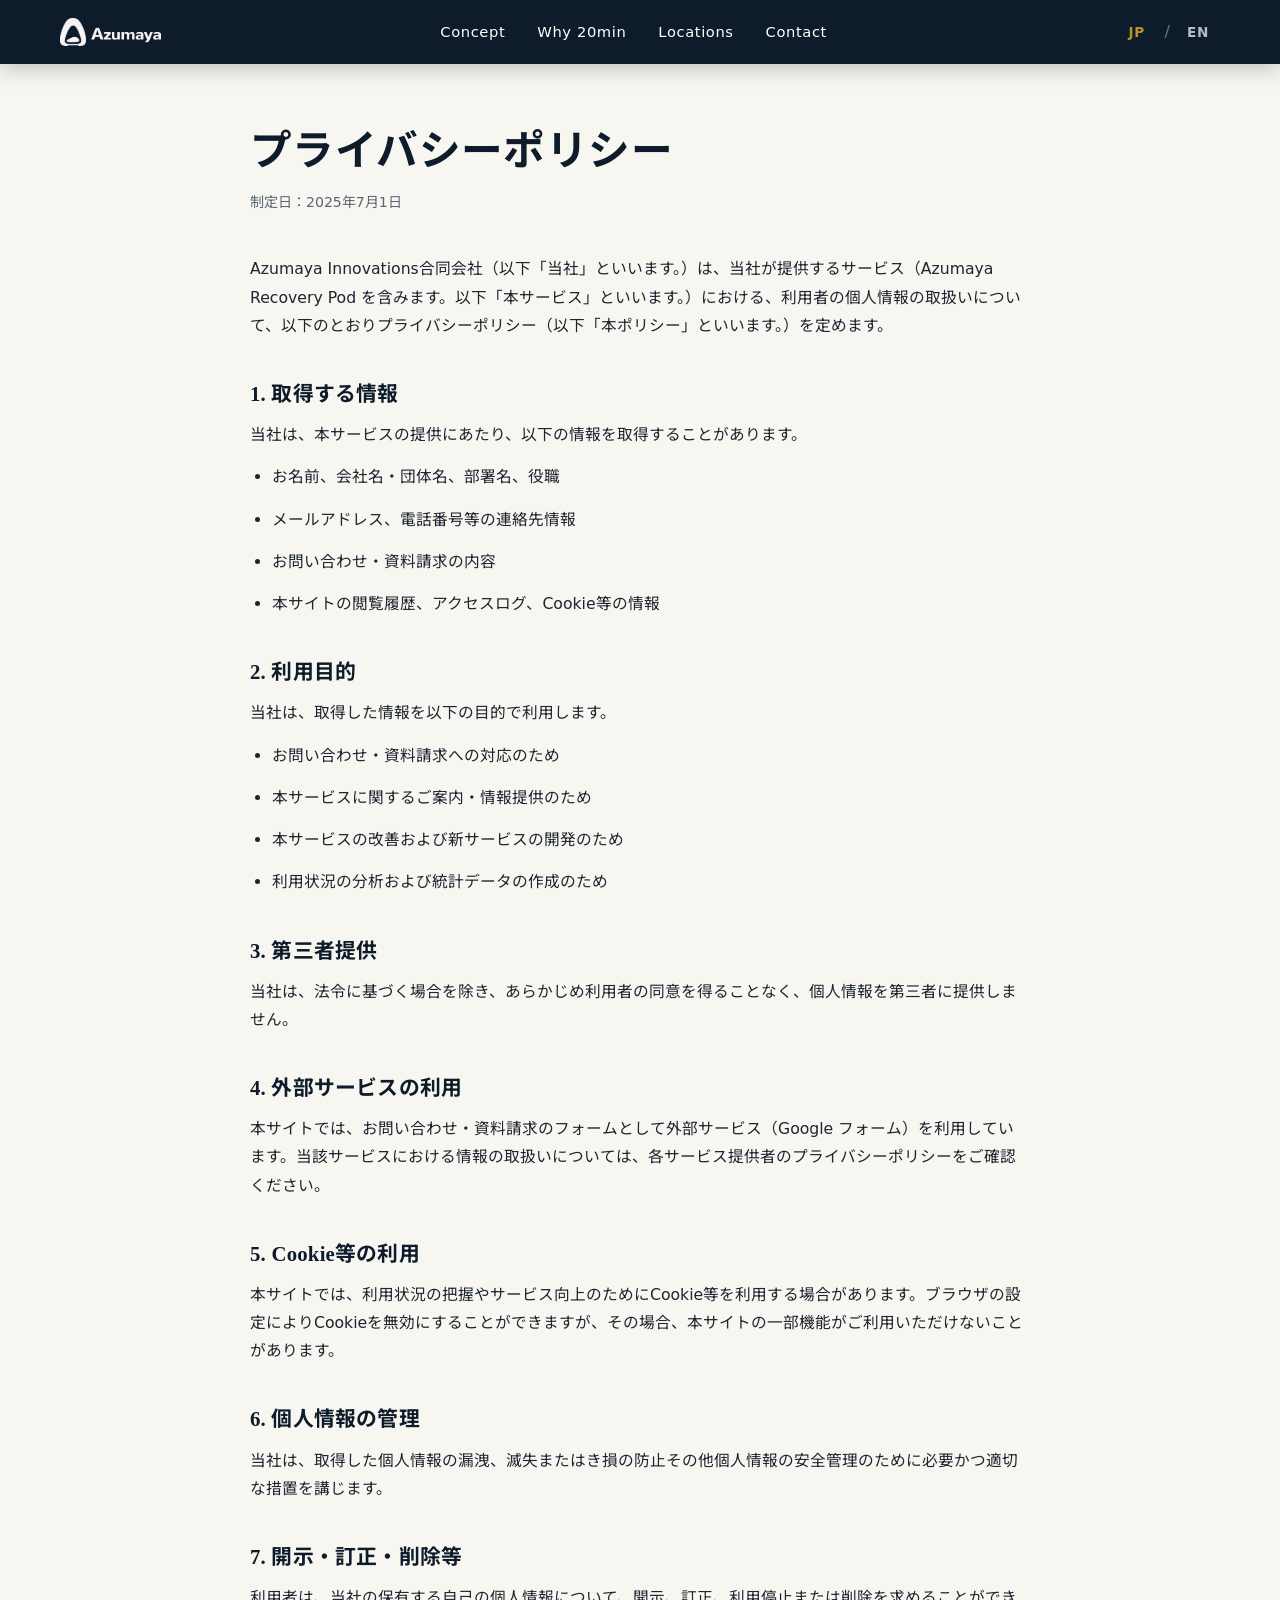
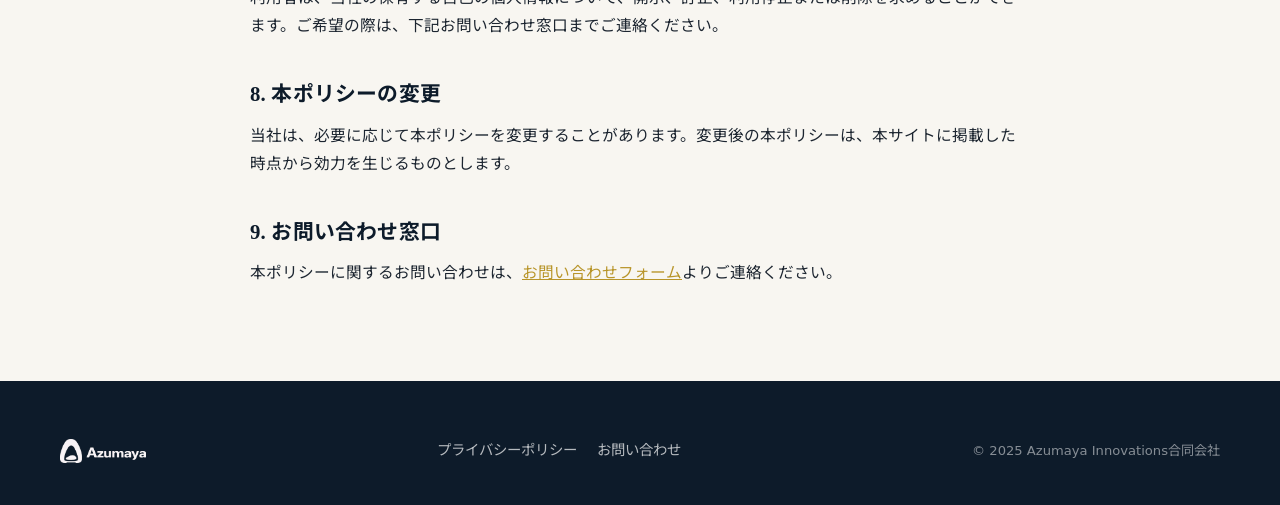
<file: privacy-policy.html>
<!DOCTYPE html>
<html lang="ja">
<head>
  <meta charset="UTF-8" />
  <meta name="viewport" content="width=device-width, initial-scale=1.0" />
  <title>プライバシーポリシー ｜ Azumaya Recovery Pod</title>
  <meta name="description" content="Azumaya Innovations合同会社 のプライバシーポリシー。" />
  <meta name="robots" content="noindex" />

  <link rel="preconnect" href="https://fonts.googleapis.com" />
  <link rel="preconnect" href="https://fonts.gstatic.com" crossorigin />
  <link href="https://fonts.googleapis.com/css2?family=Noto+Sans+JP:wght@400;500;700&display=swap" rel="stylesheet" />

  <link rel="stylesheet" href="css/style.css?v=6" />
</head>
<body>

  <!-- ================= Navigation ================= -->
  <header class="nav nav--solid" id="nav">
    <div class="nav__inner">
      <a href="index.html" class="nav__logo">
        <img src="images/logo.png" alt="Azumaya" height="28" />
      </a>

      <nav class="nav__menu" aria-label="メインメニュー">
        <a href="index.html#concept">Concept</a>
        <a href="index.html#why">Why 20min</a>
        <a href="index.html#locations">Locations</a>
        <a href="index.html#cta">Contact</a>
      </nav>

      <div class="nav__lang" aria-label="言語切替">
        <a href="index.html" class="is-active" lang="ja">JP</a>
        <span aria-hidden="true">/</span>
        <a href="en/index.html" lang="en">EN</a>
      </div>

      <button class="nav__toggle" id="navToggle" aria-label="メニューを開く" aria-expanded="false" aria-controls="navDrawer">
        <span></span><span></span><span></span>
      </button>
    </div>
  </header>

  <!-- Mobile drawer -->
  <div class="nav__drawer" id="navDrawer">
    <ul>
      <li><a href="index.html#concept">Concept</a></li>
      <li><a href="index.html#why">Why 20min</a></li>
      <li><a href="index.html#locations">Locations</a></li>
      <li><a href="index.html#cta">Contact</a></li>
    </ul>
  </div>

  <!-- ================= Legal content ================= -->
  <main class="legal">
    <div class="container" style="max-width: 820px;">
      <h1>プライバシーポリシー</h1>
      <p class="legal__updated">制定日：2025年7月1日</p>

      <p>Azumaya Innovations合同会社（以下「当社」といいます。）は、当社が提供するサービス（Azumaya Recovery Pod を含みます。以下「本サービス」といいます。）における、利用者の個人情報の取扱いについて、以下のとおりプライバシーポリシー（以下「本ポリシー」といいます。）を定めます。</p>

      <h2>1. 取得する情報</h2>
      <p>当社は、本サービスの提供にあたり、以下の情報を取得することがあります。</p>
      <ul>
        <li>お名前、会社名・団体名、部署名、役職</li>
        <li>メールアドレス、電話番号等の連絡先情報</li>
        <li>お問い合わせ・資料請求の内容</li>
        <li>本サイトの閲覧履歴、アクセスログ、Cookie等の情報</li>
      </ul>

      <h2>2. 利用目的</h2>
      <p>当社は、取得した情報を以下の目的で利用します。</p>
      <ul>
        <li>お問い合わせ・資料請求への対応のため</li>
        <li>本サービスに関するご案内・情報提供のため</li>
        <li>本サービスの改善および新サービスの開発のため</li>
        <li>利用状況の分析および統計データの作成のため</li>
      </ul>

      <h2>3. 第三者提供</h2>
      <p>当社は、法令に基づく場合を除き、あらかじめ利用者の同意を得ることなく、個人情報を第三者に提供しません。</p>

      <h2>4. 外部サービスの利用</h2>
      <p>本サイトでは、お問い合わせ・資料請求のフォームとして外部サービス（Google フォーム）を利用しています。当該サービスにおける情報の取扱いについては、各サービス提供者のプライバシーポリシーをご確認ください。</p>

      <h2>5. Cookie等の利用</h2>
      <p>本サイトでは、利用状況の把握やサービス向上のためにCookie等を利用する場合があります。ブラウザの設定によりCookieを無効にすることができますが、その場合、本サイトの一部機能がご利用いただけないことがあります。</p>

      <h2>6. 個人情報の管理</h2>
      <p>当社は、取得した個人情報の漏洩、滅失またはき損の防止その他個人情報の安全管理のために必要かつ適切な措置を講じます。</p>

      <h2>7. 開示・訂正・削除等</h2>
      <p>利用者は、当社の保有する自己の個人情報について、開示、訂正、利用停止または削除を求めることができます。ご希望の際は、下記お問い合わせ窓口までご連絡ください。</p>

      <h2>8. 本ポリシーの変更</h2>
      <p>当社は、必要に応じて本ポリシーを変更することがあります。変更後の本ポリシーは、本サイトに掲載した時点から効力を生じるものとします。</p>

      <h2>9. お問い合わせ窓口</h2>
      <p>本ポリシーに関するお問い合わせは、<a href="https://forms.gle/HsSoGKHqhkhACeSGA" target="_blank" rel="noopener">お問い合わせフォーム</a>よりご連絡ください。</p>
    </div>
  </main>

  <!-- ================= Footer ================= -->
  <footer class="footer">
    <div class="container footer__inner">
      <span class="footer__logo"><img src="images/logo.png" alt="Azumaya" height="24" /></span>
      <nav class="footer__links" aria-label="フッターメニュー">
        <a href="privacy-policy.html">プライバシーポリシー</a>
        <a href="https://forms.gle/HsSoGKHqhkhACeSGA" target="_blank" rel="noopener">お問い合わせ</a>
      </nav>
      <p class="footer__copy">© 2025 Azumaya Innovations合同会社</p>
    </div>
  </footer>

  <script src="js/main.js?v=2"></script>
</body>
</html>
</file>
<file: css/style.css>
/* =========================================================
   Azumaya Recovery Pod — style.css
   Mobile-first / Responsive (320px〜)
   Breakpoints: 768px (tablet), 1200px (desktop)
   ========================================================= */

/* ----- Design Tokens ----- */
:root {
  --color-bg: #F8F6F1;      /* off-white base */
  --color-surface: #FFFFFF; /* cards */
  --color-navy: #0D1B2A;    /* main */
  --color-gold: #B8952A;    /* accent */
  --color-text: #1C2530;
  --color-text-muted: #5A6675;
  --color-border: #E5E0D6;

  --font-heading: Georgia, 'Times New Roman', 'Noto Sans JP', serif;
  --font-body: Calibri, system-ui, -apple-system, 'Noto Sans JP', sans-serif;

  --maxw: 1200px;
  --gutter: 20px;

  --nav-h: 64px;

  --radius: 14px;
  --shadow: 0 10px 30px rgba(13, 27, 42, 0.08);
  --shadow-hover: 0 16px 40px rgba(13, 27, 42, 0.14);
  --transition: 0.4s cubic-bezier(0.22, 1, 0.36, 1);
}

/* ----- Reset ----- */
*,
*::before,
*::after {
  box-sizing: border-box;
  margin: 0;
  padding: 0;
}

html {
  scroll-behavior: smooth;
  -webkit-text-size-adjust: 100%;
}

body {
  font-family: var(--font-body);
  color: var(--color-text);
  background-color: var(--color-bg);
  line-height: 1.8;
  font-size: 16px;
  overflow-x: hidden;
}

img {
  max-width: 100%;
  height: auto;
  display: block;
}

a {
  color: inherit;
  text-decoration: none;
}

h1, h2, h3, h4 {
  font-family: var(--font-heading);
  font-weight: 700;
  line-height: 1.3;
  letter-spacing: 0.01em;
}

/* ----- Layout helpers ----- */
.container {
  width: 100%;
  max-width: var(--maxw);
  margin: 0 auto;
  padding: 0 var(--gutter);
}

.section {
  padding: 72px 0;
}

.section__lead {
  color: var(--color-text-muted);
  max-width: 620px;
  margin: 0 auto;
}

.text-center {
  text-align: center;
}

.eyebrow {
  display: inline-block;
  font-family: var(--font-body);
  font-size: 0.75rem;
  letter-spacing: 0.22em;
  text-transform: uppercase;
  color: var(--color-gold);
  font-weight: 700;
  margin-bottom: 16px;
}

.section__title {
  font-size: clamp(1.6rem, 5vw, 2.6rem);
  color: var(--color-navy);
  margin-bottom: 20px;
}

/* ----- Buttons ----- */
.btn {
  display: inline-flex;
  align-items: center;
  justify-content: center;
  gap: 8px;
  min-height: 44px;
  padding: 14px 32px;
  font-family: var(--font-body);
  font-size: 1rem;
  font-weight: 700;
  letter-spacing: 0.03em;
  border-radius: 999px;
  cursor: pointer;
  border: none;
  position: relative;
  overflow: hidden;
  transition: transform var(--transition), box-shadow var(--transition), background-color var(--transition);
}

/* Soft light ripple that blooms from the center on press */
.btn::after {
  content: '';
  position: absolute;
  left: 50%;
  top: 50%;
  width: 12px;
  height: 12px;
  border-radius: 50%;
  background: rgba(255, 255, 255, 0.55);
  transform: translate(-50%, -50%) scale(0);
  opacity: 0;
  pointer-events: none;
}

.btn--gold {
  background-color: var(--color-gold);
  color: #fff;
  box-shadow: 0 8px 24px rgba(184, 149, 42, 0.35);
}

.btn--gold:hover {
  transform: translateY(-3px);
  box-shadow: 0 14px 32px rgba(184, 149, 42, 0.45);
}

/* While held down: gently sink in */
.btn:active {
  transform: scale(0.96);
  transition-duration: 0.08s;
}

/* On press (JS toggles .btn--press): soft springy "pop" + ripple */
.btn--press {
  animation: btnPop 0.5s cubic-bezier(0.34, 1.56, 0.64, 1);
}

.btn--press::after {
  animation: btnRipple 0.6s ease-out;
}

@keyframes btnPop {
  0%   { transform: scale(0.94); }
  45%  { transform: scale(1.05); box-shadow: 0 22px 46px rgba(184, 149, 42, 0.55); }
  100% { transform: scale(1); }
}

@keyframes btnRipple {
  0%   { transform: translate(-50%, -50%) scale(0);  opacity: 0.5; }
  100% { transform: translate(-50%, -50%) scale(34); opacity: 0; }
}

/* =========================================================
   Navigation
   ========================================================= */
.nav {
  position: fixed;
  top: 0;
  left: 0;
  width: 100%;
  height: var(--nav-h);
  z-index: 1000;
  display: flex;
  align-items: center;
  background-color: transparent;
  transition: background-color var(--transition), box-shadow var(--transition);
}

.nav.is-scrolled {
  background-color: var(--color-navy);
  box-shadow: 0 4px 20px rgba(13, 27, 42, 0.25);
}

.nav__inner {
  width: 100%;
  max-width: var(--maxw);
  margin: 0 auto;
  padding: 0 var(--gutter);
  display: flex;
  align-items: center;
  justify-content: space-between;
}

.nav__logo {
  font-family: var(--font-heading);
  font-size: 1.2rem;
  font-weight: 700;
  color: #fff;
  letter-spacing: 0.04em;
  display: inline-flex;
  align-items: center;
}

.nav__logo img {
  display: block;
  width: auto;
  height: 28px;
}

.nav__menu {
  display: none;
  list-style: none;
  align-items: center;
  gap: 28px;
}

.nav__menu a {
  color: #fff;
  font-size: 0.92rem;
  letter-spacing: 0.04em;
  position: relative;
  padding: 6px 2px;
  transition: color var(--transition);
}

.nav__menu a::after {
  content: '';
  position: absolute;
  left: 0;
  bottom: 0;
  width: 0;
  height: 2px;
  background-color: var(--color-gold);
  transition: width var(--transition);
}

.nav__menu a:hover {
  color: var(--color-gold);
}

.nav__menu a:hover::after {
  width: 100%;
}

.nav__lang {
  display: flex;
  align-items: center;
  gap: 6px;
  margin-left: 8px;
}

.nav__lang a {
  display: inline-flex;
  align-items: center;
  justify-content: center;
  min-width: 44px;
  min-height: 44px;
  padding: 0 8px;
  color: rgba(255, 255, 255, 0.7);
  font-size: 0.85rem;
  font-weight: 700;
  letter-spacing: 0.05em;
  border-radius: 8px;
  transition: color var(--transition), background-color var(--transition);
}

.nav__lang a.is-active {
  color: var(--color-gold);
}

.nav__lang a:hover {
  color: #fff;
}

.nav__lang span {
  color: rgba(255, 255, 255, 0.4);
}

/* Mobile menu toggle */
.nav__toggle {
  display: inline-flex;
  flex-direction: column;
  justify-content: center;
  gap: 5px;
  width: 44px;
  height: 44px;
  background: none;
  border: none;
  cursor: pointer;
  padding: 10px;
}

.nav__toggle span {
  display: block;
  width: 100%;
  height: 2px;
  background-color: #fff;
  transition: transform var(--transition), opacity var(--transition);
}

.nav__toggle.is-open span:nth-child(1) {
  transform: translateY(7px) rotate(45deg);
}
.nav__toggle.is-open span:nth-child(2) {
  opacity: 0;
}
.nav__toggle.is-open span:nth-child(3) {
  transform: translateY(-7px) rotate(-45deg);
}

/* Mobile drawer */
.nav__drawer {
  position: fixed;
  top: var(--nav-h);
  left: 0;
  width: 100%;
  background-color: var(--color-navy);
  transform: translateY(-150%);
  transition: transform var(--transition);
  z-index: 999;
  padding: 16px var(--gutter) 28px;
  box-shadow: 0 12px 30px rgba(13, 27, 42, 0.3);
}

.nav__drawer.is-open {
  transform: translateY(0);
}

.nav__drawer ul {
  list-style: none;
}

.nav__drawer a {
  display: block;
  color: #fff;
  font-size: 1.05rem;
  padding: 14px 4px;
  min-height: 44px;
  border-bottom: 1px solid rgba(255, 255, 255, 0.12);
}

.nav__drawer a:hover {
  color: var(--color-gold);
}

/* =========================================================
   Hero
   ========================================================= */
.hero {
  position: relative;
  min-height: 100vh;
  display: flex;
  align-items: center;
  color: #fff;
  background: linear-gradient(180deg, rgba(13, 27, 42, 0.72) 0%, rgba(13, 27, 42, 0.55) 50%, rgba(13, 27, 42, 0.75) 100%),
    #0D1B2A;
  background-size: cover;
  background-position: center;
  overflow: hidden;
}

.hero__bg {
  position: absolute;
  inset: 0;
  background-image: var(--hero-img, none);
  background-size: cover;
  background-position: center;
  z-index: 0;
}

.hero__bg::after {
  content: '';
  position: absolute;
  inset: 0;
  background: linear-gradient(180deg, rgba(13, 27, 42, 0.78) 0%, rgba(13, 27, 42, 0.5) 45%, rgba(13, 27, 42, 0.82) 100%);
}

.hero__inner {
  position: relative;
  z-index: 1;
  padding-top: calc(var(--nav-h) + 40px);
  padding-bottom: 60px;
  max-width: 760px;
}

.hero__title {
  font-size: clamp(2rem, 8vw, 3.6rem);
  line-height: 1.25;
  margin-bottom: 22px;
  text-shadow: 0 2px 20px rgba(0, 0, 0, 0.3);
}

/* JP hero title: keep each line on one row (no mid-phrase wrap).
   Font scales with viewport so the longest line always fits, even on mobile. */
.hero__title-line {
  display: inline-block;
  white-space: nowrap;
  font-size: clamp(1.25rem, 6.2vw, 2.5rem);
}

/* English title lines are longer: use a slightly smaller cap so the second line
   fits comfortably on one row at PC widths, and allow wrapping on small screens to
   avoid horizontal overflow (the <br> still fixes the two-line break). */
[lang="en"] .hero__title-line {
  white-space: normal;
  font-size: clamp(1.1rem, 5vw, 2.2rem);
}

.hero__sub {
  font-size: clamp(1rem, 3.5vw, 1.35rem);
  color: rgba(255, 255, 255, 0.9);
  margin-bottom: 36px;
  font-family: var(--font-body);
}

.hero .scroll-hint {
  position: absolute;
  bottom: 24px;
  left: 50%;
  transform: translateX(-50%);
  z-index: 1;
  color: rgba(255, 255, 255, 0.6);
  font-size: 0.7rem;
  letter-spacing: 0.2em;
  text-transform: uppercase;
  animation: floaty 2s ease-in-out infinite;
}

@keyframes floaty {
  0%, 100% { transform: translate(-50%, 0); }
  50% { transform: translate(-50%, 8px); }
}

/* =========================================================
   Cards (reused by Use Case moment cards)
   ========================================================= */
.cards {
  display: grid;
  grid-template-columns: 1fr;
  gap: 20px;
  margin-top: 48px;
}

.card {
  background-color: var(--color-surface);
  border: 1px solid var(--color-border);
  border-radius: var(--radius);
  padding: 32px 28px;
  box-shadow: var(--shadow);
  transition: transform var(--transition), box-shadow var(--transition);
}

.card:hover {
  transform: translateY(-6px);
  box-shadow: var(--shadow-hover);
}

.card__icon {
  width: 52px;
  height: 52px;
  display: flex;
  align-items: center;
  justify-content: center;
  border-radius: 50%;
  background-color: rgba(184, 149, 42, 0.12);
  color: var(--color-gold);
  margin-bottom: 20px;
}

.card__icon svg {
  width: 26px;
  height: 26px;
}

.card__title {
  font-size: 1.2rem;
  color: var(--color-navy);
  margin-bottom: 12px;
}

.card__text {
  color: var(--color-text-muted);
  font-size: 0.95rem;
}

/* =========================================================
   Locations
   ========================================================= */
.locations__tags {
  display: flex;
  flex-wrap: wrap;
  justify-content: center;
  gap: 12px;
  margin-top: 36px;
  margin-bottom: 44px;
}

.locations__tag {
  display: inline-flex;
  align-items: center;
  gap: 8px;
  min-height: 44px;
  padding: 0 22px;
  border: 1px solid var(--color-gold);
  color: var(--color-navy);
  border-radius: 999px;
  font-family: var(--font-body);
  font-weight: 700;
  font-size: 0.95rem;
  background-color: var(--color-surface);
  cursor: pointer;
  transition: background-color var(--transition), color var(--transition),
    transform var(--transition), box-shadow var(--transition);
}

.locations__tag-ic {
  width: 16px;
  height: 16px;
  opacity: 0.7;
  transition: opacity var(--transition);
}

.locations__tag:hover,
.locations__tag:focus-visible {
  background-color: var(--color-gold);
  color: #fff;
  transform: translateY(-2px);
  box-shadow: 0 8px 20px rgba(184, 149, 42, 0.3);
  outline: none;
}

.locations__tag:hover .locations__tag-ic,
.locations__tag:focus-visible .locations__tag-ic {
  opacity: 1;
}

.locations__tag:active {
  transform: scale(0.96);
  transition-duration: 0.08s;
}

.locations__grid {
  display: grid;
  grid-template-columns: 1fr;
  gap: 18px;
}

.locations__img {
  border-radius: var(--radius);
  overflow: hidden;
  box-shadow: var(--shadow);
  aspect-ratio: 4 / 3;
}

.locations__img img {
  width: 100%;
  height: 100%;
  object-fit: cover;
  transition: transform 0.6s ease;
}

.locations__img:hover img {
  transform: scale(1.05);
}

/* =========================================================
   Lightbox (location images)
   ========================================================= */
.lightbox {
  position: fixed;
  inset: 0;
  z-index: 2000;
  display: none;
  align-items: center;
  justify-content: center;
  padding: 24px;
  background: rgba(13, 27, 42, 0.88);
  -webkit-backdrop-filter: blur(4px);
  backdrop-filter: blur(4px);
  opacity: 0;
  transition: opacity 0.3s ease;
}

.lightbox.is-visible {
  display: flex;
}

.lightbox.is-open {
  opacity: 1;
}

.lightbox__figure {
  margin: 0;
  max-width: 1000px;
  width: 100%;
  transform: scale(0.94);
  transition: transform 0.45s cubic-bezier(0.22, 1, 0.36, 1);
}

.lightbox.is-open .lightbox__figure {
  transform: scale(1);
}

.lightbox__img {
  width: 100%;
  height: auto;
  max-height: 80vh;
  object-fit: contain;
  border-radius: 12px;
  box-shadow: 0 30px 80px rgba(0, 0, 0, 0.55);
}

.lightbox__caption {
  text-align: center;
  color: #fff;
  font-family: var(--font-heading);
  font-size: 1.15rem;
  letter-spacing: 0.06em;
  margin-top: 18px;
}

.lightbox__close {
  position: absolute;
  top: 16px;
  right: 16px;
  width: 48px;
  height: 48px;
  display: flex;
  align-items: center;
  justify-content: center;
  border: none;
  border-radius: 50%;
  background: rgba(255, 255, 255, 0.14);
  color: #fff;
  font-size: 1.9rem;
  line-height: 1;
  cursor: pointer;
  transition: background-color var(--transition), transform var(--transition);
}

.lightbox__close:hover {
  background: rgba(255, 255, 255, 0.28);
  transform: rotate(90deg);
}

/* =========================================================
   Problem
   ========================================================= */
.problem {
  background-color: var(--color-bg);
}

.problem__inner {
  max-width: 720px;
  margin: 0 auto;
  text-align: center;
}

.problem__title {
  font-size: clamp(1.5rem, 4.6vw, 2.3rem);
  color: var(--color-navy);
  margin-bottom: 24px;
}

.problem__lead {
  color: var(--color-text-muted);
  font-size: 1.02rem;
}

.u-nowrap-break {
  display: none;
}

/* =========================================================
   Azumaya Experience
   ========================================================= */
.experience {
  background-color: var(--color-surface);
}

.experience__grid {
  display: grid;
  grid-template-columns: 1fr;
  gap: 36px;
  align-items: center;
}

.experience__illustration {
  position: relative;
  border-radius: var(--radius);
  overflow: hidden;
  background: linear-gradient(160deg, rgba(184, 149, 42, 0.08), rgba(13, 27, 42, 0.06));
  border: 1px solid var(--color-border);
  aspect-ratio: 975 / 650;
  display: flex;
  align-items: center;
  justify-content: center;
}

.experience__illustration img {
  width: 100%;
  height: 100%;
  object-fit: cover;
}

/* Fallback shown while the illustration asset is not yet in place */
.experience__illustration.is-placeholder {
  color: var(--color-text-muted);
}

.experience__illustration.is-placeholder img {
  display: none;
}

.experience__illustration.is-placeholder::after {
  content: 'Experience illustration';
  font-family: var(--font-body);
  font-size: 0.8rem;
  letter-spacing: 0.08em;
  text-transform: uppercase;
  color: var(--color-text-muted);
}

.experience__title {
  font-size: clamp(1.7rem, 5vw, 2.4rem);
  color: var(--color-navy);
  margin-bottom: 20px;
}

.experience__text {
  color: var(--color-text-muted);
  font-size: 1.02rem;
  max-width: 480px;
}

/* =========================================================
   The Product
   ========================================================= */
.product {
  background-color: var(--color-bg);
}

.product__grid {
  display: grid;
  grid-template-columns: 1fr;
  gap: 32px;
  align-items: start;
  margin-top: 48px;
}

.product__media {
  position: relative;
  border-radius: var(--radius);
  overflow: hidden;
  box-shadow: var(--shadow);
}

.product__media img {
  width: 100%;
  height: 100%;
  aspect-ratio: 4 / 3;
  object-fit: cover;
}

.product__caption {
  display: block;
  font-size: 0.78rem;
  letter-spacing: 0.04em;
  color: var(--color-text-muted);
  margin-top: 10px;
}

.product__media .product__caption {
  position: absolute;
  left: 14px;
  bottom: 12px;
  margin-top: 0;
  padding: 5px 12px;
  border-radius: 999px;
  background-color: rgba(13, 27, 42, 0.72);
  color: #fff;
}

.product__list {
  list-style: none;
  display: flex;
  flex-direction: column;
  gap: 26px;
}

.product__list h3 {
  font-size: 1.08rem;
  color: var(--color-navy);
  margin-bottom: 8px;
}

.product__list p {
  color: var(--color-text-muted);
  font-size: 0.95rem;
}

.product__blueprint {
  margin-top: 40px;
  border-radius: var(--radius);
  overflow: hidden;
  box-shadow: var(--shadow);
}

.product__blueprint img {
  width: 100%;
  height: auto;
}

.product__blueprint .product__caption {
  text-align: center;
  padding: 14px 0;
  background-color: var(--color-navy);
  color: rgba(255, 255, 255, 0.72);
}

/* =========================================================
   How It Works
   ========================================================= */
.how-it-works {
  background-color: var(--color-surface);
}

.flow {
  list-style: none;
  display: flex;
  flex-direction: column;
  align-items: center;
  gap: 20px;
  margin-top: 48px;
}

.flow__step {
  display: flex;
  flex-direction: column;
  align-items: center;
  text-align: center;
  width: 100%;
  max-width: 220px;
}

.flow__icon {
  width: 140px;
  height: 120px;
  display: flex;
  align-items: center;
  justify-content: center;
  margin-bottom: 14px;
}

.flow__icon img {
  max-width: 100%;
  max-height: 100%;
  object-fit: contain;
}

.flow__label {
  font-weight: 700;
  color: var(--color-navy);
  font-size: 0.98rem;
}

.flow__arrow {
  color: var(--color-gold);
  transform: rotate(90deg);
}

.flow__arrow svg {
  width: 22px;
  height: 22px;
}

/* =========================================================
   Use Case (extends .cards / .locations__tags / .locations__grid)
   ========================================================= */
.usecase {
  background-color: var(--color-bg);
}

.usecase__locations {
  margin-top: 72px;
  padding-top: 56px;
  border-top: 1px solid var(--color-border);
  text-align: center;
}

.usecase__locations-label {
  color: var(--color-text-muted);
  font-size: 0.88rem;
  letter-spacing: 0.04em;
  margin-bottom: 24px;
}

.usecase .locations__tags {
  margin-top: 0;
  margin-bottom: 32px;
}

/* =========================================================
   Vision
   ========================================================= */
.vision {
  background-color: var(--color-navy);
  color: #fff;
}

.vision__inner {
  max-width: 640px;
  margin: 0 auto;
  text-align: center;
}

.vision .eyebrow {
  color: var(--color-gold);
}

.vision__title {
  font-size: clamp(1.9rem, 6vw, 3rem);
  color: #fff;
  margin-bottom: 26px;
}

.vision__text {
  color: rgba(255, 255, 255, 0.82);
  font-size: 1.02rem;
}

/* =========================================================
   CTA
   ========================================================= */
.cta {
  background:
    linear-gradient(160deg, rgba(13, 27, 42, 0.92), rgba(13, 27, 42, 0.78)),
    var(--cta-img, none);
  background-size: cover;
  background-position: center;
  color: #fff;
  text-align: center;
}

.cta__title {
  font-size: clamp(1.8rem, 5.5vw, 2.8rem);
  margin-bottom: 18px;
  color: #fff;
}

.cta__text {
  color: rgba(255, 255, 255, 0.85);
  max-width: 560px;
  margin: 0 auto 36px;
}

/* =========================================================
   Footer
   ========================================================= */
.footer {
  background-color: var(--color-navy);
  color: rgba(255, 255, 255, 0.7);
  padding: 48px 0 32px;
}

.footer__inner {
  display: flex;
  flex-direction: column;
  gap: 20px;
  align-items: flex-start;
}

.footer__logo {
  font-family: var(--font-heading);
  font-size: 1.15rem;
  color: #fff;
  letter-spacing: 0.04em;
  display: inline-flex;
  align-items: center;
}

.footer__logo img {
  display: block;
  width: auto;
  height: 24px;
}

.footer__links {
  display: flex;
  flex-wrap: wrap;
  gap: 20px;
}

.footer__links a {
  font-size: 0.9rem;
  min-height: 44px;
  display: inline-flex;
  align-items: center;
  transition: color var(--transition);
}

.footer__links a:hover {
  color: var(--color-gold);
}

.footer__copy {
  font-size: 0.82rem;
  color: rgba(255, 255, 255, 0.5);
}

/* =========================================================
   Scroll reveal animation
   ========================================================= */
.reveal {
  opacity: 0;
  transform: translateY(32px);
  transition: opacity 0.8s cubic-bezier(0.22, 1, 0.36, 1),
    transform 0.8s cubic-bezier(0.22, 1, 0.36, 1);
  will-change: opacity, transform;
}

.reveal.is-visible {
  opacity: 1;
  transform: translateY(0);
}

.reveal--delay-1 { transition-delay: 0.1s; }
.reveal--delay-2 { transition-delay: 0.2s; }
.reveal--delay-3 { transition-delay: 0.3s; }

@media (prefers-reduced-motion: reduce) {
  .reveal {
    opacity: 1;
    transform: none;
    transition: none;
  }
  html { scroll-behavior: auto; }
  .hero .scroll-hint { animation: none; }
  .btn--press,
  .btn--press::after { animation: none; }
  .lightbox,
  .lightbox__figure { transition: none; }
  .lightbox__close:hover { transform: none; }
}

/* =========================================================
   Privacy policy page
   ========================================================= */
.legal {
  padding-top: calc(var(--nav-h) + 60px);
  padding-bottom: 80px;
}

.legal h1 {
  font-size: clamp(1.8rem, 5vw, 2.6rem);
  color: var(--color-navy);
  margin-bottom: 12px;
}

.legal .legal__updated {
  color: var(--color-text-muted);
  font-size: 0.88rem;
  margin-bottom: 40px;
}

.legal h2 {
  font-size: 1.3rem;
  color: var(--color-navy);
  margin: 40px 0 14px;
}

.legal p,
.legal li {
  color: var(--color-text);
  font-size: 0.98rem;
  margin-bottom: 14px;
}

.legal ul {
  padding-left: 1.4em;
}

.legal a {
  color: var(--color-gold);
  text-decoration: underline;
}

/* Privacy page nav stays navy (no transparent hero behind it) */
.nav--solid {
  background-color: var(--color-navy);
  box-shadow: 0 4px 20px rgba(13, 27, 42, 0.25);
}

/* =========================================================
   Tablet  ≥ 768px
   ========================================================= */
@media (min-width: 768px) {
  .section { padding: 96px 0; }

  .nav__toggle { display: none; }
  .nav__menu { display: flex; }
  .nav__drawer { display: none; }

  .cards { grid-template-columns: repeat(2, 1fr); gap: 24px; }

  .locations__grid { grid-template-columns: repeat(2, 1fr); gap: 24px; }

  .u-nowrap-break { display: inline; }

  .experience__grid {
    grid-template-columns: 1fr 1fr;
    gap: 56px;
  }

  .product__grid {
    grid-template-columns: 1.1fr 0.9fr;
    gap: 48px;
  }

  .flow {
    flex-direction: row;
    align-items: flex-start;
    justify-content: center;
    gap: 4px;
  }

  .flow__step { max-width: 180px; }

  .flow__arrow {
    transform: none;
    margin-top: 50px;
  }

  .footer__inner {
    flex-direction: row;
    justify-content: space-between;
    align-items: center;
  }
}

/* =========================================================
   Desktop  ≥ 1200px
   ========================================================= */
@media (min-width: 1200px) {
  .section { padding: 120px 0; }

  .cards { grid-template-columns: repeat(4, 1fr); }

  .hero__inner { padding-top: calc(var(--nav-h) + 60px); }
}
</file>
